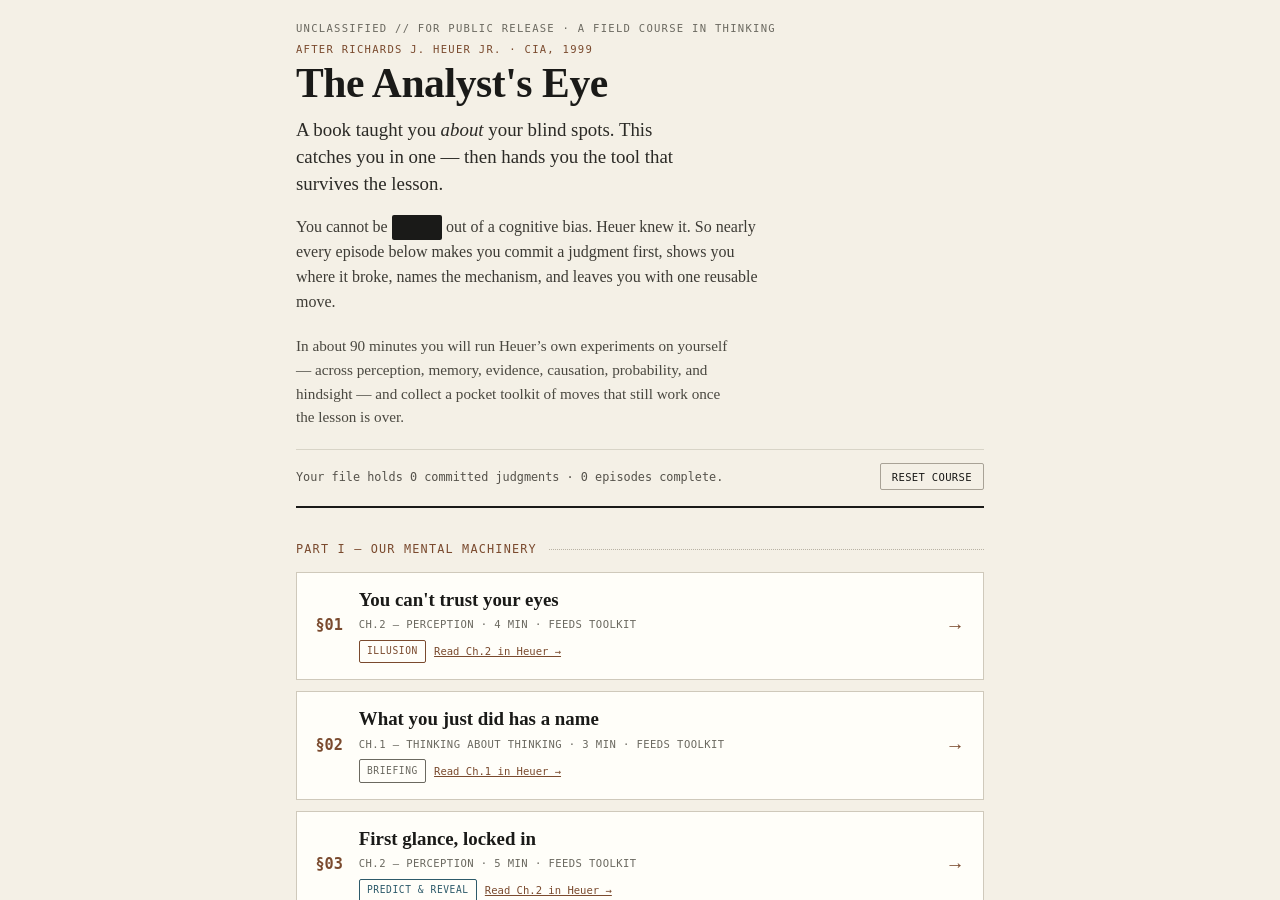
<file: index.html>
<!DOCTYPE html>
<html lang="en">
  <head>
    <meta charset="UTF-8" />
    <meta name="viewport" content="width=device-width, initial-scale=1.0" />
    <title>The Analyst's Eye — a field course in thinking</title>
    <meta
      name="description"
      content="An interactive course adapted from Richards J. Heuer Jr.'s Psychology of Intelligence Analysis (CIA, 1999). Run the experiments on yourself and build a toolkit against your own cognitive biases."
    />
    <meta http-equiv="refresh" content="0; url=interactive-lesson/" />
    <link rel="canonical" href="interactive-lesson/" />
    <style>
      body {
        margin: 0;
        min-height: 100vh;
        display: flex;
        align-items: center;
        justify-content: center;
        background: #f4f1e8;
        color: #2b2a26;
        font-family: -apple-system, BlinkMacSystemFont, 'Segoe UI', Roboto, sans-serif;
        padding: 2rem;
        box-sizing: border-box;
      }
      .card {
        max-width: 46ch;
        text-align: center;
      }
      h1 {
        font-size: 1.6rem;
        margin: 0 0 0.75rem;
      }
      p {
        line-height: 1.55;
        color: #4a4840;
        margin: 0 0 1.25rem;
      }
      a.enter {
        display: inline-block;
        padding: 0.6rem 1.2rem;
        background: #7a4a2e;
        color: #fff;
        text-decoration: none;
        border-radius: 4px;
        font-weight: 600;
      }
      a.enter:hover {
        background: #5a3520;
      }
    </style>
  </head>
  <body>
    <div class="card">
      <h1>The Analyst's Eye</h1>
      <p>
        An interactive field course in thinking, adapted from Richards J. Heuer
        Jr.'s <em>Psychology of Intelligence Analysis</em> (CIA, 1999). You run
        the experiments on yourself and walk away with a toolkit against your
        own cognitive biases.
      </p>
      <p>Redirecting you to the course&hellip;</p>
      <a class="enter" href="interactive-lesson/">Enter the course →</a>
    </div>
  </body>
</html>
</file>
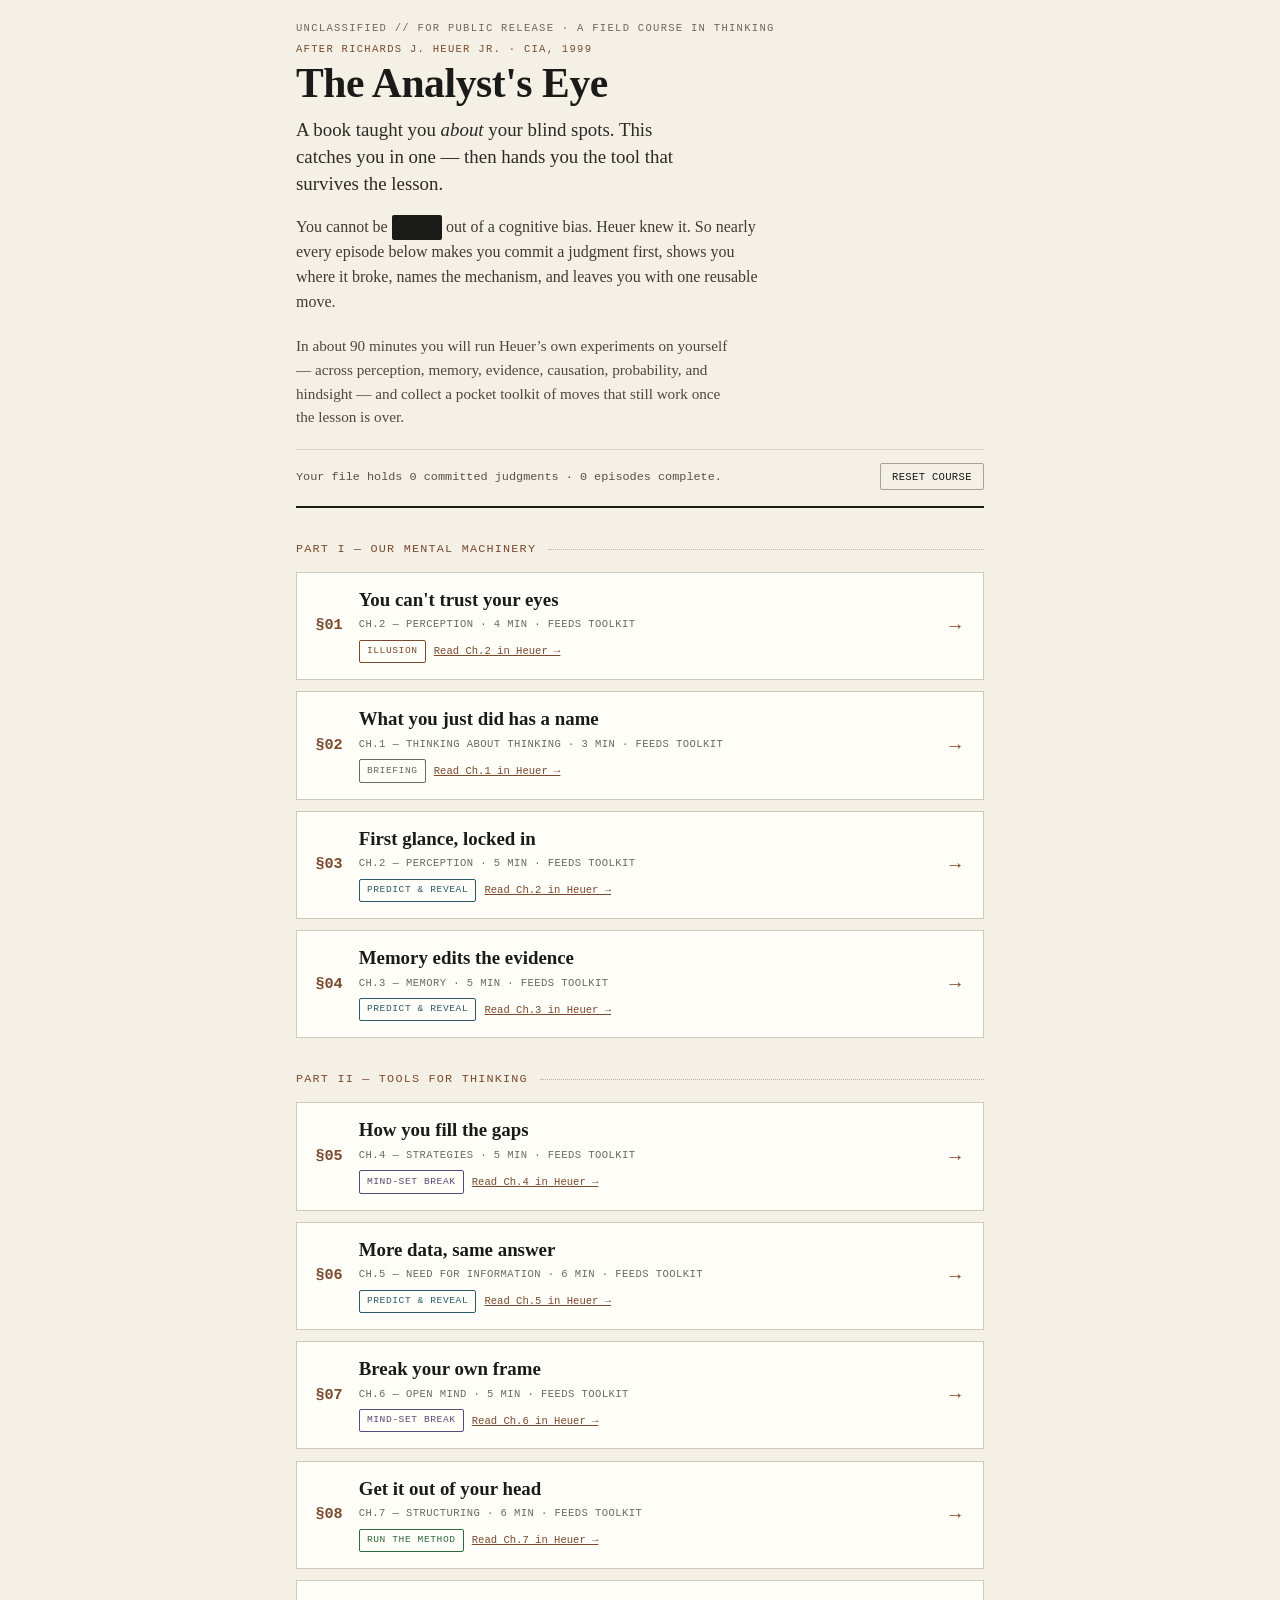
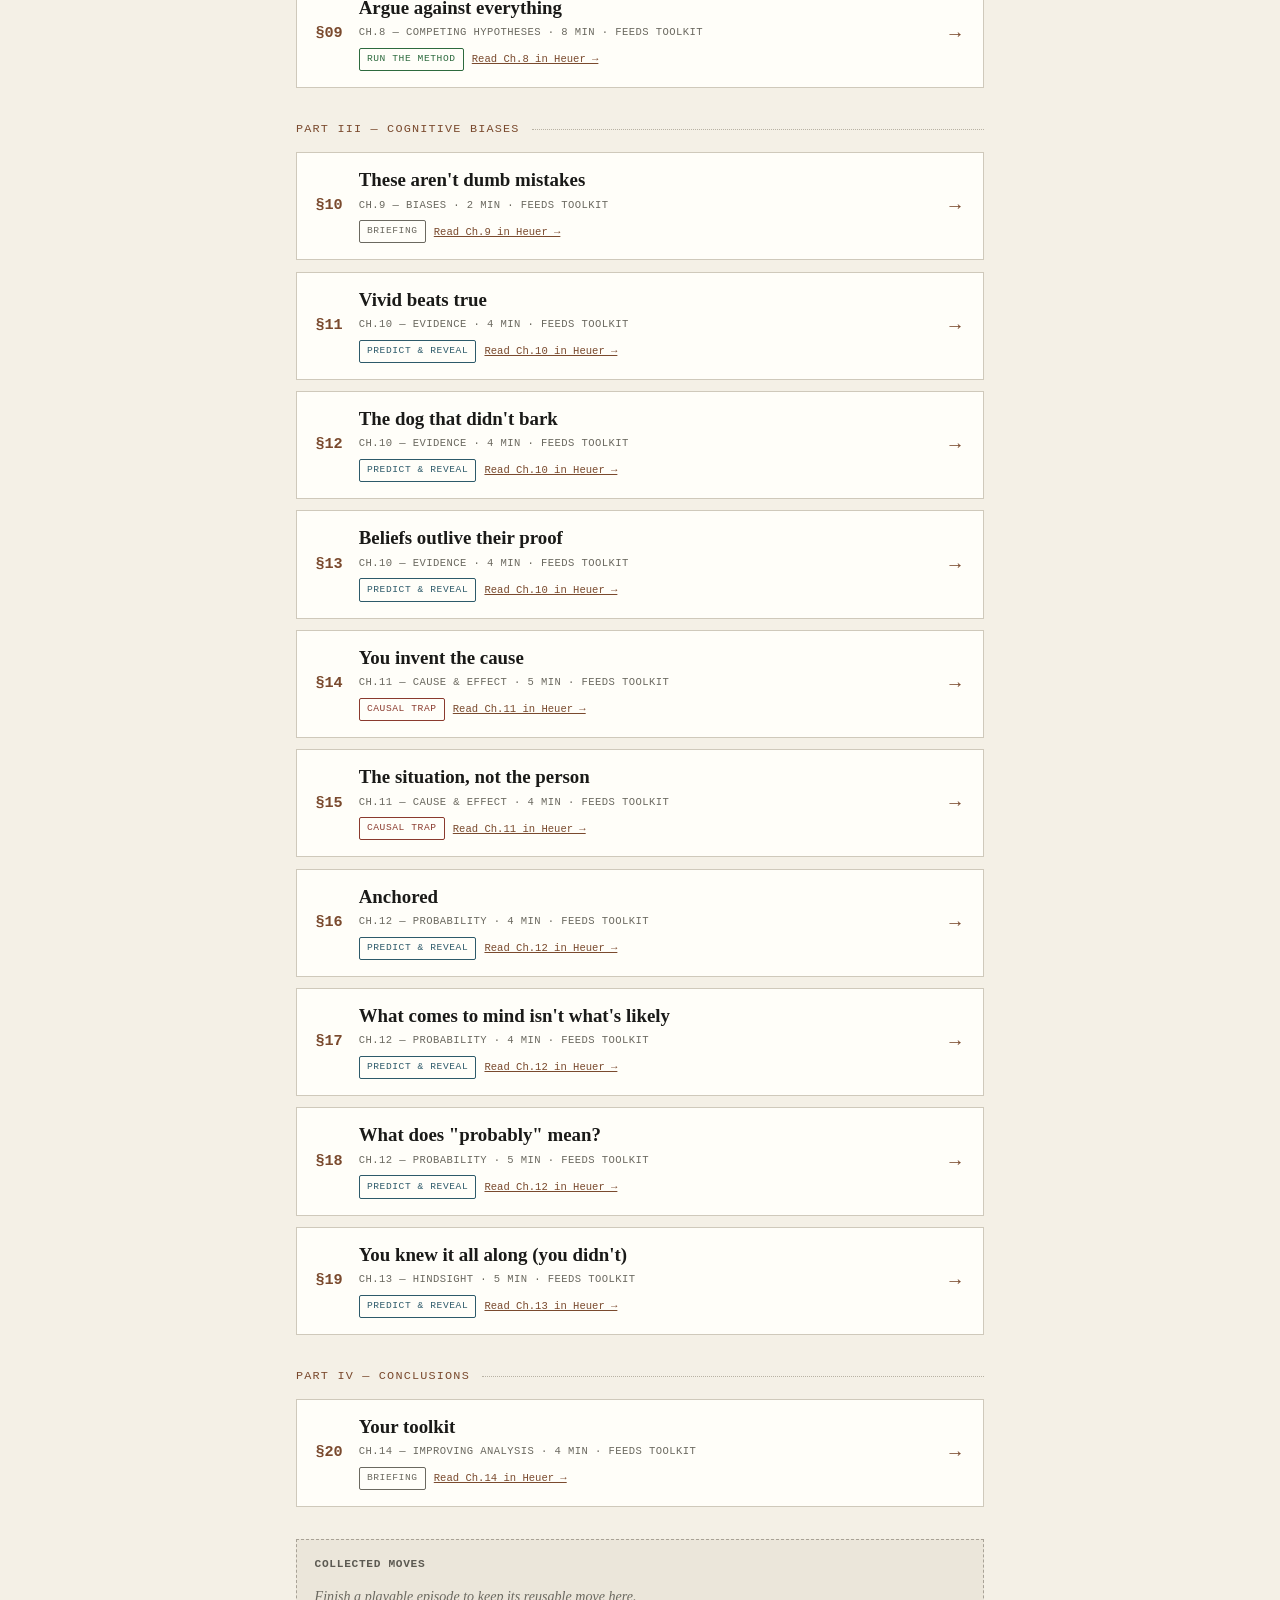
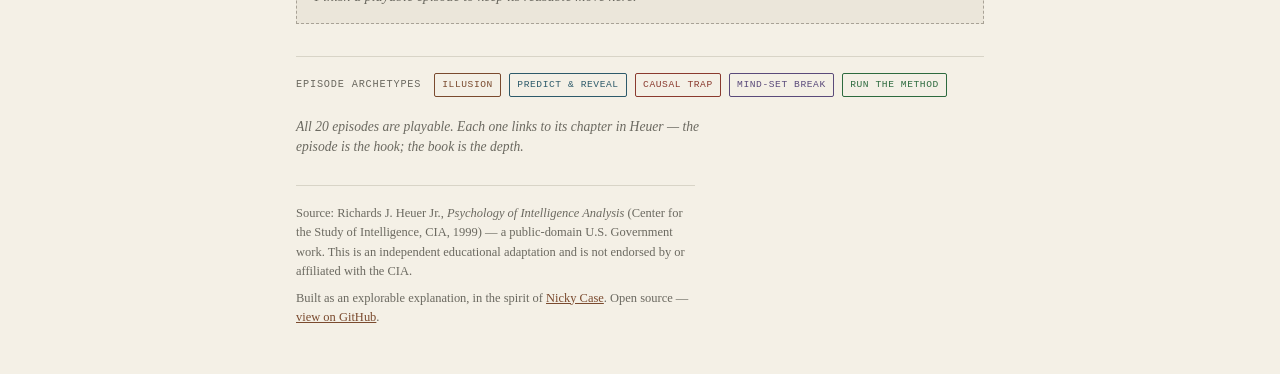
<file: interactive-lesson/index.html>
<!DOCTYPE html>
<html lang="en">
  <head>
    <meta charset="UTF-8" />
    <meta name="viewport" content="width=device-width, initial-scale=1.0" />
    <title>The Analyst's Eye</title>
    <link rel="stylesheet" href="src/styles.css" />
  </head>
  <body>
    <div id="app"></div>
    <script type="module">
      import { startApp } from './src/router.js';
      startApp(document.getElementById('app'));
    </script>
  </body>
</html>
</file>
<file: interactive-lesson/src/styles.css>
*,
*::before,
*::after {
  box-sizing: border-box;
}

html {
  font-size: 16px;
}

body {
  margin: 0;
  background: #f4f0e6;
  color: #1a1a18;
  font-family: Georgia, 'Times New Roman', serif;
  line-height: 1.55;
  min-height: 100vh;
}

.ae-app {
  max-width: 720px;
  margin: 0 auto;
  padding: 1.25rem 1rem 2.5rem;
}

.ae-hub__header {
  margin-bottom: 1.5rem;
  border-bottom: 2px solid #1a1a18;
  padding-bottom: 1rem;
}

.ae-hub__meta {
  font-family: ui-monospace, 'Cascadia Code', 'SF Mono', monospace;
  font-size: 0.7rem;
  letter-spacing: 0.08em;
  text-transform: uppercase;
  color: #5c5a52;
  margin: 0 0 0.5rem;
}

.ae-hub__title {
  font-size: 2.6rem;
  font-weight: 700;
  margin: 0.2rem 0 0.6rem;
  line-height: 1.05;
  letter-spacing: -0.01em;
}

@media (max-width: 480px) {
  .ae-hub__title {
    font-size: 2rem;
  }
}

.ae-hub__sub {
  font-size: 0.95rem;
  color: #3d3b35;
  margin: 0 0 0.75rem;
  font-style: italic;
}

.ae-hub__lede {
  font-size: 1rem;
  line-height: 1.55;
  color: #2b2a26;
  margin: 0 0 1.1rem;
  max-width: 60ch;
}

.ae-hub__how {
  display: grid;
  grid-template-columns: repeat(auto-fit, minmax(180px, 1fr));
  gap: 0.75rem;
  margin: 0 0 1.1rem;
}

.ae-hub__howitem {
  display: flex;
  flex-direction: column;
  gap: 0.2rem;
  padding: 0.6rem 0.75rem;
  background: #efece3;
  border: 1px solid #d8d4c7;
  border-radius: 4px;
}

.ae-hub__howitem strong {
  font-size: 0.82rem;
  letter-spacing: 0.01em;
  color: #1a1a18;
}

.ae-hub__howitem span {
  font-size: 0.8rem;
  line-height: 1.4;
  color: #54514a;
}

.ae-hub__start {
  font-size: 0.9rem;
  font-weight: 600;
  color: #7a4a2e;
  margin: 0;
}

.ae-hub__part {
  margin: 1.75rem 0 0.75rem;
  font-family: ui-monospace, 'Cascadia Code', 'SF Mono', monospace;
  font-size: 0.72rem;
  letter-spacing: 0.06em;
  text-transform: uppercase;
  color: #7a4a2e;
}

.ae-hub {
  display: grid;
  gap: 0.75rem;
}

.ae-card {
  display: block;
  width: 100%;
  text-align: left;
  background: #fffef9;
  border: 1px solid #c8c2b4;
  border-left: 4px solid #7a4a2e;
  padding: 1rem 1.1rem;
  cursor: pointer;
  font: inherit;
  color: inherit;
  transition: box-shadow 0.15s ease;
}

.ae-card:hover:not(:disabled) {
  box-shadow: 0 2px 8px rgba(26, 26, 24, 0.08);
}

.ae-card--locked {
  opacity: 0.72;
  border-left-color: #a8a296;
  cursor: pointer;
}

.ae-card__top {
  display: flex;
  align-items: flex-start;
  justify-content: space-between;
  gap: 0.5rem;
}

.ae-card__n {
  font-family: ui-monospace, 'Cascadia Code', 'SF Mono', monospace;
  font-size: 0.7rem;
  color: #7a4a2e;
  margin: 0 0 0.25rem;
}

.ae-card__title {
  font-size: 1.05rem;
  font-weight: 700;
  margin: 0 0 0.35rem;
}

.ae-card__idea {
  font-size: 0.88rem;
  color: #4a4840;
  margin: 0 0 0.5rem;
}

.ae-card__meta {
  font-family: ui-monospace, 'Cascadia Code', 'SF Mono', monospace;
  font-size: 0.68rem;
  color: #6b6960;
}

.ae-check {
  flex-shrink: 0;
  color: #2d6a3e;
  font-size: 1.1rem;
  line-height: 1;
}

.ae-pdf {
  display: inline-block;
  margin-top: 0.5rem;
  font-family: ui-monospace, 'Cascadia Code', 'SF Mono', monospace;
  font-size: 0.72rem;
  color: #7a4a2e;
  text-decoration: underline;
}

.ae-pdf:hover {
  color: #5a3520;
}

.ae-toolkit {
  margin-top: 2rem;
  padding: 1rem 1.1rem;
  background: #ebe6da;
  border: 1px dashed #a8a296;
}

.ae-toolkit__title {
  font-family: ui-monospace, 'Cascadia Code', 'SF Mono', monospace;
  font-size: 0.7rem;
  letter-spacing: 0.06em;
  text-transform: uppercase;
  margin: 0 0 0.75rem;
  color: #5c5a52;
}

.ae-toolkit ul {
  margin: 0;
  padding-left: 1.2rem;
}

.ae-toolkit li {
  margin-bottom: 0.35rem;
  font-size: 0.92rem;
}

.ae-toolkit__empty {
  margin: 0;
  font-size: 0.88rem;
  color: #6b6960;
  font-style: italic;
}

.ae-hub__actions {
  margin-top: 1.5rem;
  display: flex;
  gap: 0.75rem;
  flex-wrap: wrap;
}

.ae-stepper {
  display: flex;
  flex-wrap: wrap;
  gap: 0.35rem;
  margin-bottom: 1.25rem;
  padding-bottom: 0.75rem;
  border-bottom: 1px solid #c8c2b4;
}

.ae-phase {
  font-family: ui-monospace, 'Cascadia Code', 'SF Mono', monospace;
  font-size: 0.62rem;
  letter-spacing: 0.05em;
  padding: 0.25rem 0.45rem;
  background: #ebe6da;
  color: #8a8880;
  border-radius: 2px;
}

.ae-phase--active {
  background: #7a4a2e;
  color: #fffef9;
}

.ae-screen {
  background: #fffef9;
  border: 1px solid #c8c2b4;
  padding: 1.25rem 1.35rem;
  min-height: 220px;
}

.ae-heading {
  font-size: 1.35rem;
  font-weight: 700;
  margin: 0 0 1rem;
  line-height: 1.25;
}

.ae-body {
  font-size: 1rem;
  margin: 0 0 1.25rem;
  white-space: pre-wrap;
}

.ae-body p {
  margin: 0 0 0.75rem;
}

.ae-btn {
  display: inline-block;
  font-family: ui-monospace, 'Cascadia Code', 'SF Mono', monospace;
  font-size: 0.78rem;
  letter-spacing: 0.03em;
  padding: 0.55rem 1rem;
  background: #1a1a18;
  color: #fffef9;
  border: none;
  cursor: pointer;
  border-radius: 2px;
}

.ae-btn:hover:not(:disabled) {
  background: #3d3b35;
}

.ae-btn:disabled {
  opacity: 0.45;
  cursor: not-allowed;
}

.ae-btn--ghost {
  background: transparent;
  color: #1a1a18;
  border: 1px solid #a8a296;
}

.ae-btn--ghost:hover:not(:disabled) {
  background: #ebe6da;
}

.ae-option {
  display: block;
  width: 100%;
  text-align: left;
  margin-bottom: 0.5rem;
  padding: 0.65rem 0.85rem;
  background: #f4f0e6;
  border: 1px solid #c8c2b4;
  font: inherit;
  cursor: pointer;
  border-radius: 2px;
}

.ae-option:hover:not(:disabled) {
  border-color: #7a4a2e;
}

.ae-option--selected {
  border-color: #7a4a2e;
  background: #ebe6da;
  box-shadow: inset 3px 0 0 #7a4a2e;
}

.ae-option:disabled {
  cursor: default;
  opacity: 0.85;
}

.ae-locked {
  font-family: ui-monospace, 'Cascadia Code', 'SF Mono', monospace;
  font-size: 0.72rem;
  color: #7a4a2e;
  margin: 0.75rem 0;
  padding: 0.5rem 0.65rem;
  background: #ebe6da;
  border-left: 3px solid #7a4a2e;
}

.ae-reveal {
  padding: 1rem;
  background: #f9f5eb;
  border: 1px solid #d4a574;
  margin-bottom: 1rem;
}

.ae-reveal .ae-heading {
  font-size: 1.1rem;
  margin-bottom: 0.5rem;
}

.ae-quote {
  margin: 1.25rem 0 0.5rem;
  padding: 1rem 1.1rem;
  background: #f4f0e6;
  border-left: 3px solid #7a4a2e;
  font-style: italic;
  font-size: 0.95rem;
}

.ae-cite {
  display: block;
  margin-top: 0.5rem;
  font-family: ui-monospace, 'Cascadia Code', 'SF Mono', monospace;
  font-size: 0.68rem;
  font-style: normal;
  color: #6b6960;
}

.ae-blur {
  display: flex;
  align-items: center;
  justify-content: center;
  min-height: 140px;
  font-size: 5rem;
  margin: 1rem 0;
  background: #ebe6da;
  border: 1px dashed #a8a296;
  user-select: none;
}

.ae-wordlist {
  display: grid;
  grid-template-columns: repeat(auto-fill, minmax(100px, 1fr));
  gap: 0.45rem;
  margin-bottom: 1rem;
}

.ae-wordlist span {
  font-family: ui-monospace, 'Cascadia Code', 'SF Mono', monospace;
  font-size: 0.82rem;
  padding: 0.4rem 0.5rem;
  background: #ebe6da;
  text-align: center;
}

.ae-timer {
  font-family: ui-monospace, 'Cascadia Code', 'SF Mono', monospace;
  font-size: 1.5rem;
  color: #7a4a2e;
  margin-bottom: 0.75rem;
}

.ae-probe {
  display: flex;
  align-items: center;
  justify-content: space-between;
  gap: 0.75rem;
  margin-bottom: 0.65rem;
  padding: 0.5rem 0;
  border-bottom: 1px solid #e8e4da;
}

.ae-probe__word {
  font-family: ui-monospace, 'Cascadia Code', 'SF Mono', monospace;
  font-size: 0.9rem;
}

.ae-probe__btns {
  display: flex;
  gap: 0.35rem;
}

.ae-probe__btns .ae-btn {
  padding: 0.35rem 0.65rem;
  font-size: 0.7rem;
}

.ae-footer {
  display: flex;
  align-items: center;
  justify-content: space-between;
  gap: 0.75rem;
  margin-top: 1rem;
  flex-wrap: wrap;
}

.ae-footer__count {
  font-family: ui-monospace, 'Cascadia Code', 'SF Mono', monospace;
  font-size: 0.72rem;
  color: #6b6960;
}

.ae-footer__nav {
  display: flex;
  gap: 0.5rem;
  flex-wrap: wrap;
}

@media (max-width: 480px) {
  .ae-app {
    padding: 1rem 0.75rem 2rem;
  }

  .ae-heading {
    font-size: 1.2rem;
  }

  .ae-blur {
    font-size: 4rem;
    min-height: 120px;
  }
}

/* ===== Homepage (original the-analysts-eye.html spec) ===== */
.ae-eyebrow {
  font-family: ui-monospace, 'Cascadia Code', 'SF Mono', monospace;
  font-size: 0.66rem;
  letter-spacing: 0.12em;
  text-transform: uppercase;
  color: #6b6960;
  margin: 0 0 0.3rem;
}

.ae-eyebrow--accent {
  color: #7a4a2e;
}

.ae-tagline {
  font-size: 1.18rem;
  line-height: 1.45;
  color: #2b2a26;
  margin: 0 0 1.1rem;
  max-width: 40ch;
}

.ae-statement {
  font-size: 1rem;
  line-height: 1.55;
  color: #3d3b35;
  margin: 0 0 1.25rem;
  max-width: 58ch;
}

.ae-redaction {
  display: inline-block;
  background: #1a1a18;
  color: transparent;
  border-radius: 2px;
  padding: 0 0.35em;
  cursor: help;
  user-select: none;
  transition: color 0.2s ease, background 0.2s ease;
}

.ae-redaction--open {
  background: transparent;
  color: inherit;
  text-decoration: underline;
  text-decoration-color: #7a4a2e;
}

.ae-status {
  display: flex;
  align-items: center;
  justify-content: space-between;
  gap: 0.75rem;
  flex-wrap: wrap;
  border-top: 1px solid #d8d4c7;
  padding-top: 0.85rem;
}

.ae-status__text {
  font-family: ui-monospace, 'Cascadia Code', 'SF Mono', monospace;
  font-size: 0.74rem;
  color: #54514a;
}

.ae-status__reset {
  font-size: 0.66rem;
  padding: 0.4rem 0.7rem;
}

.ae-part {
  display: flex;
  align-items: center;
  gap: 0.75rem;
  margin: 2rem 0 0.85rem;
  font-family: ui-monospace, 'Cascadia Code', 'SF Mono', monospace;
  font-size: 0.74rem;
  letter-spacing: 0.1em;
  text-transform: uppercase;
  color: #7a4a2e;
  font-weight: 400;
}

.ae-part::after {
  content: '';
  flex: 1;
  border-top: 1px dotted #b8b2a4;
}

.ae-rows {
  display: grid;
  gap: 0.7rem;
}

.ae-row {
  display: grid;
  grid-template-columns: auto 1fr auto;
  align-items: center;
  gap: 1rem;
  width: 100%;
  text-align: left;
  background: #fffef9;
  border: 1px solid #cfc9bb;
  padding: 1rem 1.15rem;
  cursor: pointer;
  font: inherit;
  color: inherit;
  transition: box-shadow 0.15s ease, transform 0.15s ease;
}

.ae-row:hover {
  box-shadow: 0 3px 12px rgba(26, 26, 24, 0.1);
}

.ae-row--locked {
  opacity: 0.66;
  background: #f6f3ea;
}

.ae-row__num {
  font-family: ui-monospace, 'Cascadia Code', 'SF Mono', monospace;
  font-size: 0.95rem;
  color: #7a4a2e;
  font-weight: 600;
}

.ae-row__main {
  display: flex;
  flex-direction: column;
  gap: 0.3rem;
  min-width: 0;
}

.ae-row__title {
  font-size: 1.18rem;
  font-weight: 700;
  margin: 0;
  line-height: 1.2;
}

.ae-row__meta {
  font-family: ui-monospace, 'Cascadia Code', 'SF Mono', monospace;
  font-size: 0.66rem;
  letter-spacing: 0.04em;
  color: #6b6960;
  margin: 0;
}

.ae-row__tags {
  display: flex;
  align-items: center;
  flex-wrap: wrap;
  gap: 0.5rem;
  margin-top: 0.15rem;
}

.ae-row__pdf {
  font-family: ui-monospace, 'Cascadia Code', 'SF Mono', monospace;
  font-size: 0.66rem;
  color: #7a4a2e;
  text-decoration: underline;
}

.ae-row__done {
  font-family: ui-monospace, 'Cascadia Code', 'SF Mono', monospace;
  font-size: 0.64rem;
  color: #2d6a3e;
  letter-spacing: 0.04em;
}

.ae-row__arrow {
  font-size: 1.2rem;
  color: #7a4a2e;
}

.ae-row--locked .ae-row__arrow {
  font-size: 0.95rem;
  color: #8a8880;
}

/* archetype badges */
.ae-arch {
  font-family: ui-monospace, 'Cascadia Code', 'SF Mono', monospace;
  font-size: 0.6rem;
  letter-spacing: 0.06em;
  text-transform: uppercase;
  padding: 0.2rem 0.45rem;
  border: 1px solid currentColor;
  border-radius: 2px;
  white-space: nowrap;
}

.ae-arch--illusion {
  color: #7a4a2e;
}
.ae-arch--predict-reveal {
  color: #2d5a6a;
}
.ae-arch--causal-trap {
  color: #8a3a2e;
}
.ae-arch--mind-set-break {
  color: #5a4a7a;
}
.ae-arch--run-the-method {
  color: #2d6a3e;
}
.ae-arch--briefing {
  color: #6b6960;
}

.ae-legend {
  display: flex;
  align-items: center;
  flex-wrap: wrap;
  gap: 0.5rem;
  margin-top: 2rem;
  padding-top: 1rem;
  border-top: 1px solid #d8d4c7;
}

.ae-legend__title {
  font-family: ui-monospace, 'Cascadia Code', 'SF Mono', monospace;
  font-size: 0.64rem;
  letter-spacing: 0.08em;
  text-transform: uppercase;
  color: #6b6960;
  margin-right: 0.3rem;
}

.ae-note {
  margin: 1.25rem 0 0;
  font-size: 0.85rem;
  font-style: italic;
  line-height: 1.5;
  color: #6b6960;
  max-width: 64ch;
}

.ae-learn {
  font-size: 0.95rem;
  line-height: 1.55;
  color: #4a4840;
  margin: 0 0 1.25rem;
  max-width: 58ch;
}

.ae-credits {
  margin: 1.75rem 0 0;
  padding-top: 1.1rem;
  border-top: 1px solid #d8d4c7;
  font-size: 0.78rem;
  line-height: 1.55;
  color: #6b6960;
  max-width: 64ch;
}

.ae-credits__line {
  margin: 0 0 0.45rem;
}

.ae-credits__link {
  color: #7a4a2e;
  text-decoration: underline;
}

.ae-credits__link:hover {
  color: #5a3520;
}

/* ===== Episode chrome ===== */
.ae-index {
  font-size: 0.66rem;
  padding: 0.4rem 0.7rem;
  margin-bottom: 1rem;
}

.ae-case {
  margin-bottom: 1.25rem;
}

.ae-case__ref {
  font-family: ui-monospace, 'Cascadia Code', 'SF Mono', monospace;
  font-size: 0.66rem;
  letter-spacing: 0.08em;
  color: #7a4a2e;
  margin: 0.4rem 0 0.3rem;
}

.ae-case__title {
  font-size: 1.7rem;
  font-weight: 700;
  margin: 0;
  line-height: 1.1;
}

.ae-stepper__arrow {
  font-family: ui-monospace, 'Cascadia Code', 'SF Mono', monospace;
  font-size: 0.6rem;
  color: #b8b2a4;
  align-self: center;
}

.ae-steplabel {
  font-family: ui-monospace, 'Cascadia Code', 'SF Mono', monospace;
  font-size: 0.66rem;
  letter-spacing: 0.1em;
  text-transform: uppercase;
  color: #7a4a2e;
  margin: 0 0 0.6rem;
}

.ae-steplabel--keep {
  color: #2d6a3e;
}

.ae-lead {
  font-size: 1.3rem;
  font-weight: 700;
  line-height: 1.3;
  margin: 0 0 0.9rem;
  color: #1a1a18;
}

.ae-lead--answer {
  font-family: ui-monospace, 'Cascadia Code', 'SF Mono', monospace;
  letter-spacing: 0.08em;
  color: #7a4a2e;
  font-size: 1.5rem;
}

.ae-prompt {
  font-size: 1.12rem;
  line-height: 1.4;
  margin: 0 0 1rem;
}

.ae-options {
  display: grid;
  gap: 0.5rem;
  margin-bottom: 1rem;
}

.ae-options--grid {
  grid-template-columns: 1fr 1fr;
}

.ae-option--primary {
  border-color: #7a4a2e;
}

.ae-scale__label,
.ae-scale__detail {
  display: block;
}

.ae-scale__label {
  font-weight: 700;
}

.ae-scale__detail {
  margin-top: 0.15rem;
  font-size: 0.82rem;
  color: #5c5a52;
}

.ae-stimulus {
  display: flex;
  flex-direction: column;
  align-items: center;
  gap: 0.15rem;
  margin: 0.5rem 0 1.25rem;
  padding: 1.5rem 1rem;
  background: #f4f0e6;
  border: 1px solid #d8d4c7;
}

.ae-stimulus span {
  font-size: 1.6rem;
  font-weight: 700;
  letter-spacing: 0.06em;
}

.ae-svgstage {
  display: flex;
  align-items: center;
  justify-content: center;
  padding: 1rem;
  margin: 0.5rem 0 1.1rem;
  background: #ebe6da;
  border: 1px dashed #b8b2a4;
}

.ae-progress {
  font-family: ui-monospace, 'Cascadia Code', 'SF Mono', monospace;
  font-size: 0.7rem;
  color: #8a8880;
  margin: 0.6rem 0 0;
}

.ae-probe__on {
  background: #7a4a2e;
  color: #fffef9;
}

.ae-score {
  display: grid;
  gap: 0;
  margin: 0.5rem 0 1.1rem;
}

.ae-score__row {
  display: flex;
  align-items: center;
  justify-content: space-between;
  gap: 0.75rem;
  padding: 0.45rem 0;
  border-bottom: 1px dotted #d8d4c7;
}

.ae-score__word {
  font-family: ui-monospace, 'Cascadia Code', 'SF Mono', monospace;
  font-size: 0.8rem;
  font-weight: 600;
}

.ae-score__verdict {
  font-family: ui-monospace, 'Cascadia Code', 'SF Mono', monospace;
  font-size: 0.68rem;
}

.ae-score__verdict--ok {
  color: #2d6a3e;
}

.ae-score__verdict--no {
  color: #8a3a2e;
}

.ae-matrix {
  display: grid;
  gap: 1px;
  margin: 0.75rem 0 0.5rem;
  background: #d8d4c7;
  border: 1px solid #d8d4c7;
}

.ae-matrix__head {
  padding: 0.55rem 0.45rem;
  background: #ebe6da;
  font-family: ui-monospace, 'Cascadia Code', 'SF Mono', monospace;
  font-size: 0.62rem;
  font-weight: 600;
  letter-spacing: 0.04em;
  text-transform: uppercase;
  text-align: center;
  line-height: 1.25;
}

.ae-matrix__ev {
  padding: 0.55rem 0.65rem;
  background: #f4f0e6;
  font-size: 0.82rem;
  line-height: 1.35;
  display: flex;
  align-items: center;
}

.ae-matrix__cell {
  min-height: 44px;
  min-width: 44px;
  padding: 0.35rem 0.25rem;
  background: #fffef9;
  border: none;
  font-family: ui-monospace, 'Cascadia Code', 'SF Mono', monospace;
  font-size: 0.85rem;
  font-weight: 700;
  cursor: pointer;
  display: flex;
  flex-direction: column;
  align-items: center;
  justify-content: center;
  gap: 0.15rem;
  line-height: 1.2;
}

.ae-matrix__cell span {
  font-size: 0.68rem;
  font-weight: 600;
}

.ae-matrix__cell--ok {
  color: #2d6a3e;
  cursor: default;
}

.ae-matrix__cell--miss {
  color: #8a3a2e;
  cursor: default;
}

.ae-matrix__legend {
  font-size: 0.78rem;
  color: #6b6960;
  margin: 0.35rem 0 1rem;
}

.ae-matrix__note {
  margin: 0;
  padding: 0.55rem 0.65rem;
  background: #f4f0e6;
  font-size: 0.82rem;
  line-height: 1.4;
  color: #4a4840;
}

.ae-matrix__tally {
  font-family: ui-monospace, 'Cascadia Code', 'SF Mono', monospace;
  font-size: 0.75rem;
  margin: 0.15rem 0;
  color: #4a4840;
}

.ae-recap {
  margin: 0.75rem 0 1rem;
  padding-left: 1.2rem;
}

.ae-recap li {
  margin-bottom: 0.35rem;
  font-size: 0.92rem;
}

@media (max-width: 480px) {
  .ae-row {
    grid-template-columns: auto 1fr auto;
    gap: 0.6rem;
    padding: 0.85rem 0.9rem;
  }
  .ae-stimulus span {
    font-size: 1.3rem;
  }
}
</file>
